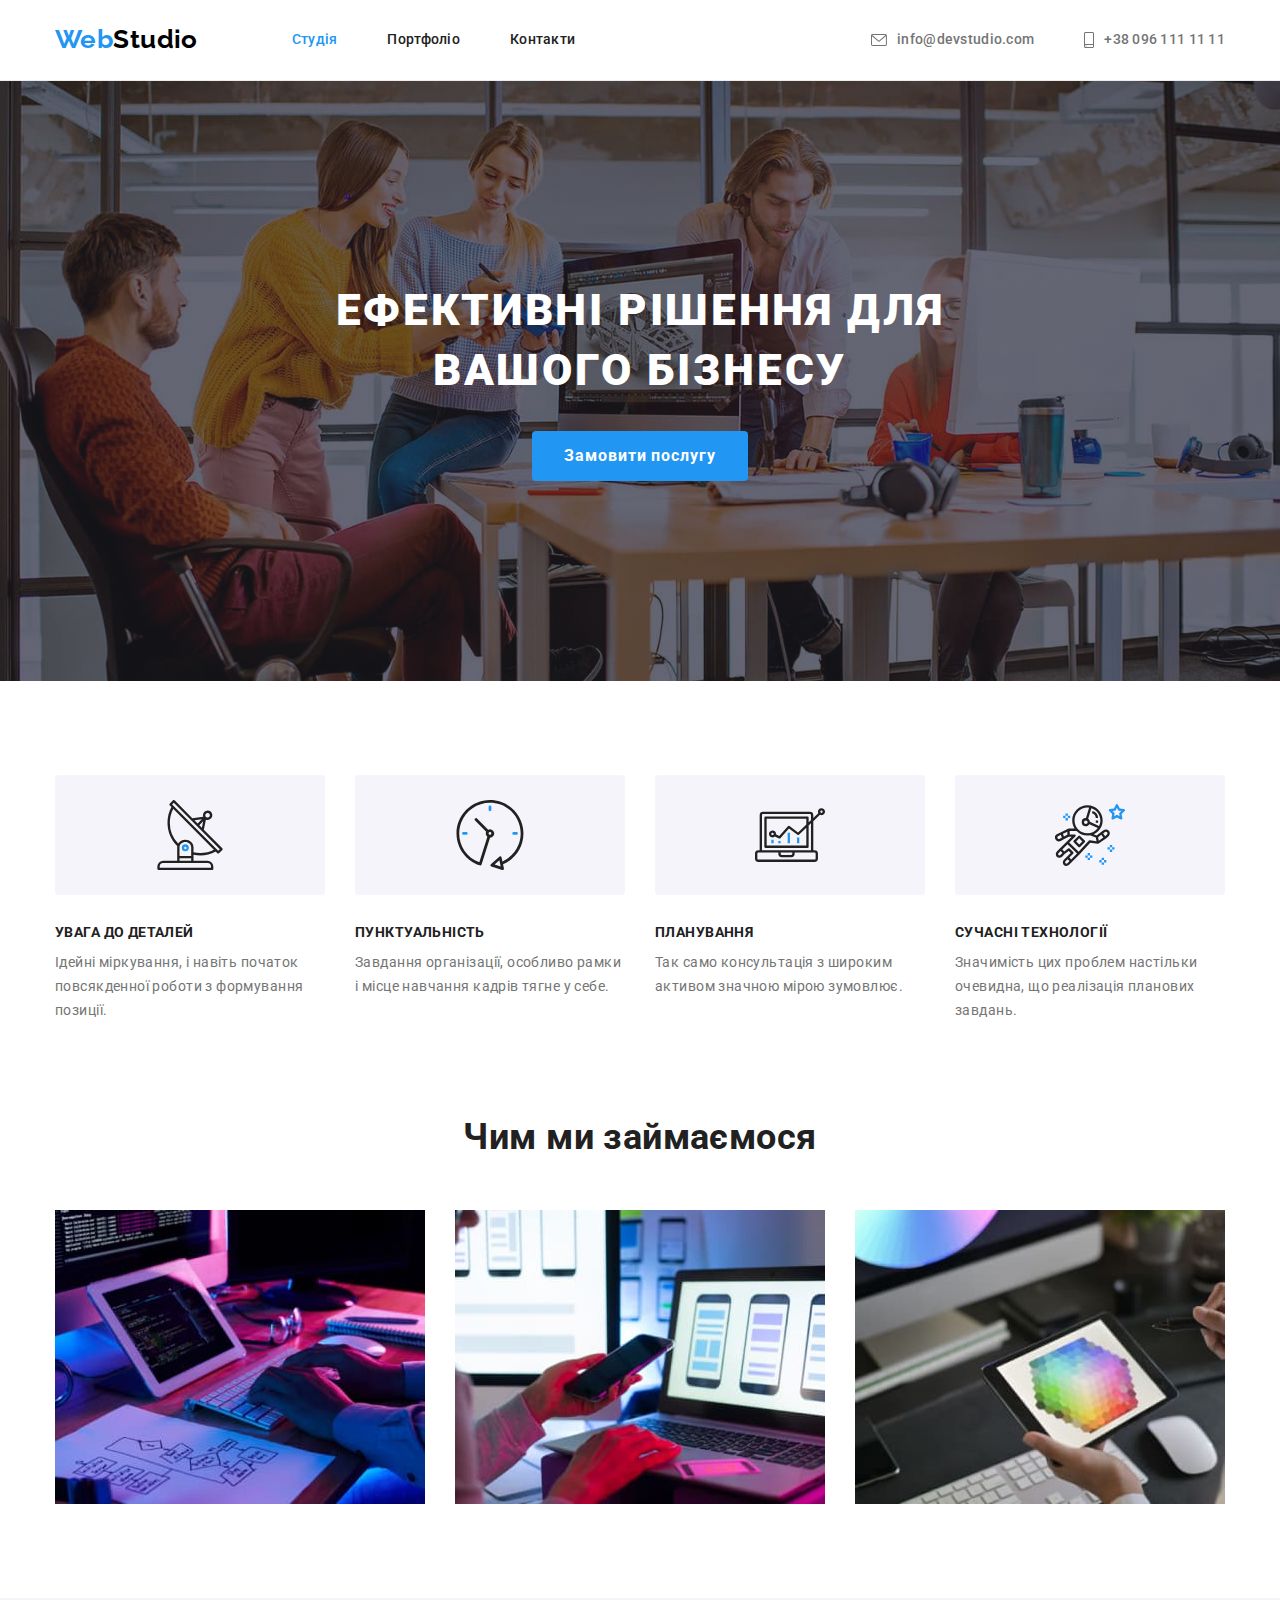
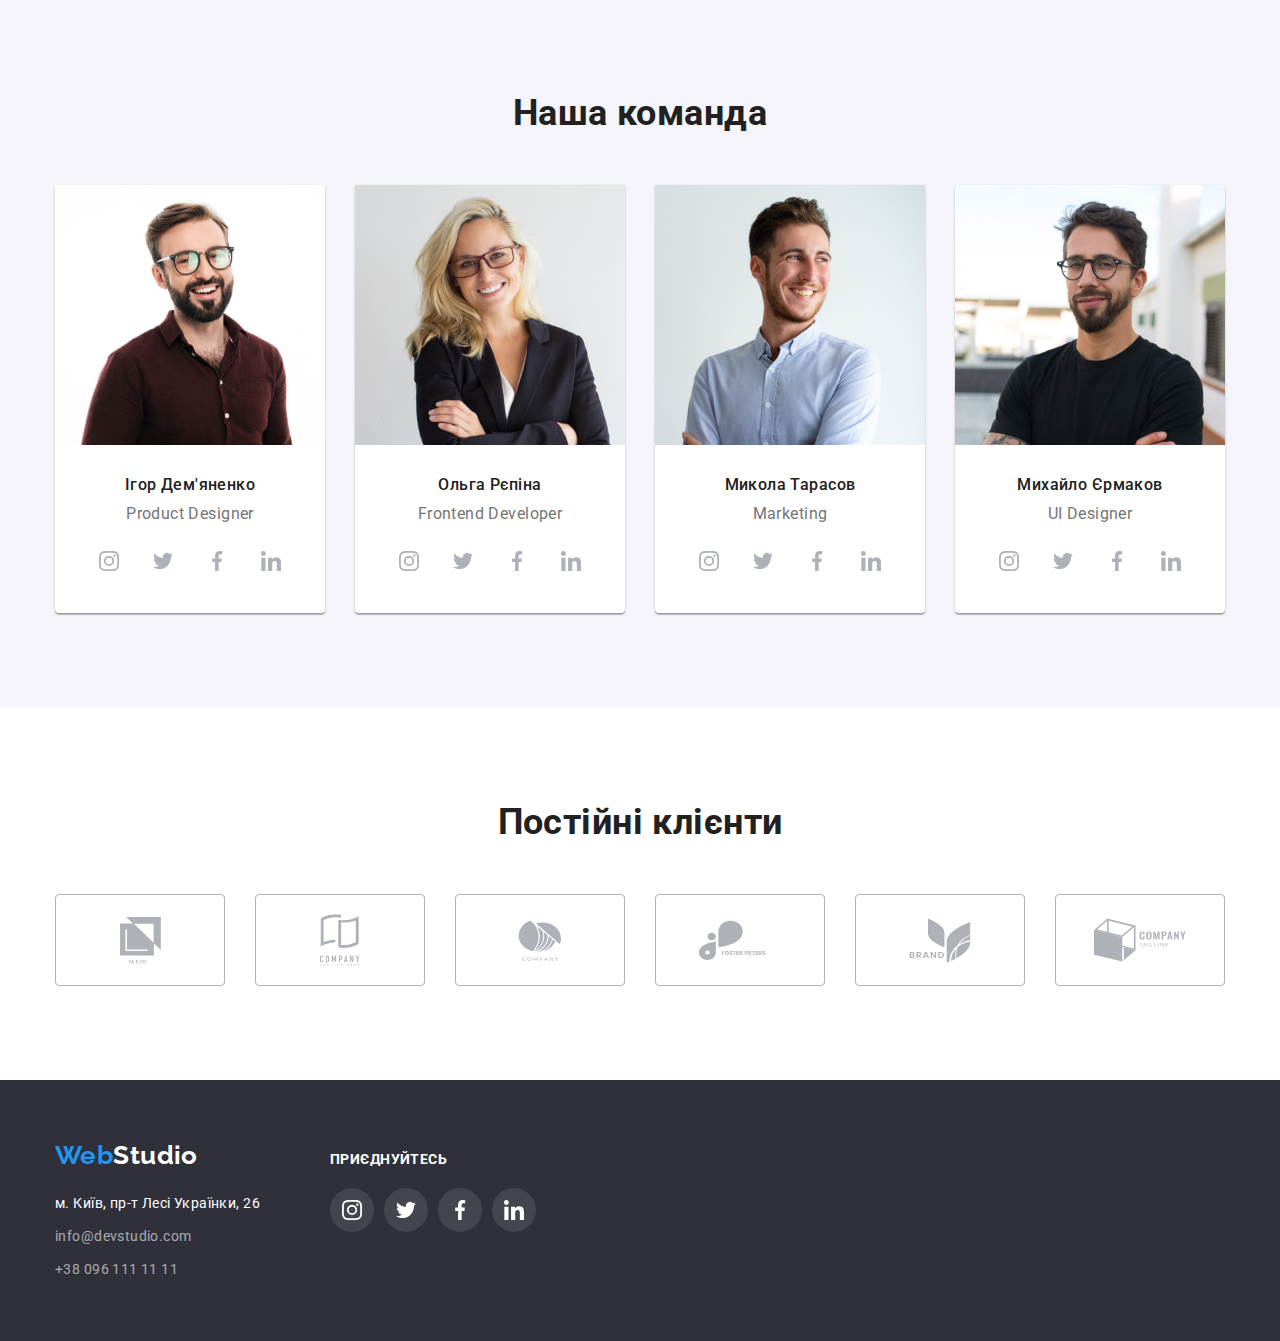
<file: index.html>
<!DOCTYPE html>
<html lang="uk">
<head>
    <meta charset="UTF-8">
    <meta http-equiv="X-UA-Compatible" content="IE=edge">
    <meta name="viewport" content="width=device-width, initial-scale=1.0">
    <title>Студія</title>

    <link rel="preconnect" href="https://fonts.googleapis.com">
    <link rel="preconnect" href="https://fonts.gstatic.com" crossorigin>
    <link href="https://fonts.googleapis.com/css2?family=Raleway:wght@700&family=Roboto:wght@400;500;700;900&display=swap"
        rel="stylesheet">
    <link rel="stylesheet" href="https://cdnjs.cloudflare.com/ajax/libs/modern-normalize/1.1.0/modern-normalize.min.css">
    <link rel="stylesheet" href="./css/styles.css">
</head>
<body>
        <header class="main-border">
            <div class="container main-nav">
                <nav class="navigation">
                    <a href="./index.html" class="logo">Web<span class="logo-header">Studio</span></a>
                    <ul class="list nav-link">
                        <li class="nav-link-item"><a href="./index.html" class="header-link current">Студія</a></li>
                        <li class="nav-link-item"><a href="./portfolio.html" class="header-link">Портфоліо</a></li>
                        <li class="nav-link-item"><a href="#contacts" class="header-link">Контакти</a></li>
                    </ul>
                </nav>
                <ul class="list header-contact">
                    <li class="header-contact-item">
                        <a href="mailto:info@devstudio.com" class="header-email">
                            <svg class="header-icon" width="16" height="12">
                                <use href="./images/icons.svg#icon-envelope"></use>
                            </svg>
                            info@devstudio.com
                        </a>
                    </li>
                    <li class="header-contact-item">
                        <a href="tel:+380961111111" class="header-phone">
                            <svg class="header-icon" width="10" height="16">
                                <use href="./images/icons.svg#icon-smartphone"></use>
                            </svg>
                            +38 096 111 11 11
                        </a>
                    </li>
                </ul>
            </div>
        </header>

    <main>
        <section class="hero">
            <div class="container">
                <h1 class="hero-title">Ефективні рішення для<br> вашого бізнесу</h1>
                <button type="button" class="hero-button">Замовити послугу</button>
            </div>
        </section>
    
        <section class="section">
            <div class="container">
                <h2 class="hide">Наші перваги</h2>
                <ul class="list features-list">
                    <li class="features-card">
                        <div class="features-wrapper">
                            <svg class="features-icon" width="70" height="70">
                                <use href="./images/icons.svg#icon-antenna"></use>
                            </svg>
                        </div>
                        <h3 class="features-title">Увага до деталей</h3>
                        <p class="features-text">Ідейні міркування, і навіть початок повсякденної роботи з формування позиції.
                        </p>
                    </li>
                    <li class="features-card">
                        <div class="features-wrapper">
                            <svg class="features-icon" width="70" height="70">
                                <use href="./images/icons.svg#icon-clock"></use>
                            </svg>
                        </div>
                        <h3 class="features-title">Пунктуальність</h3>
                        <p class="features-text">Завдання організації, особливо рамки і місце навчання кадрів тягне у себе.</p>
                    </li>
                    <li class="features-card">
                        <div class="features-wrapper">
                            <svg class="features-icon" width="70" height="70">
                                <use href="./images/icons.svg#icon-diagram"></use>
                            </svg>
                        </div>
                        <h3 class="features-title">Планування</h3>
                        <p class="features-text">Так само консультація з широким активом значною мірою зумовлює.</p>
                    </li>
                    <li class="features-card">
                        <div class="features-wrapper">
                            <svg class="features-icon" width="70" height="70">
                                <use href="./images/icons.svg#icon-astronaut"></use>
                            </svg>
                        </div>
                        <h3 class="features-title">Сучасні технології</h3>
                        <p class="features-text">Значимість цих проблем настільки очевидна, що реалізація планових завдань.</p>
                    </li>
                </ul>
            </div>
        </section>
    
        <section class="section no-padding">
            <div class="container">
                <h2 class="work-title">Чим ми займаємося</h2>
                <ul class="list work-list">
                    <li class="work-card">
                        <img src="./images/development.jpg" alt="Написання коду" width="370" height="294">
                    </li>
                    <li class="work-card">
                        <img src="./images/layout.jpg" alt="Підбірка дизайну додатку для телефона" width="370" height="294">
                    </li>
                    <li class="work-card">
                        <img src="./images/palette.jpg" alt="Відкрита палітра кольорів на планшеті" width="370" height="294">
                    </li>
                </ul>
            </div>
        </section>
    
        <section class="section team">
            <div class="container">
                <h2 class="team-title">Наша команда</h2>
                
                <ul class="list team-list">
                    <li class="team-card">
                        <img class="team-photo" src="./images/ihor-demyanenko.jpg" alt="Фото Ігора Дем'яненко" width="270" height="260">
                        <h3 class="team-name">Ігор Дем'яненко</h3>
                        <p class="team-position">Product Designer</p>
                        <ul class="social-list list">
                            <li class="social-item">
                                <a href="https://www.instagram.com" class="social-link link" rel="noreferrer noopener" target="_blank"
                                    title="Instagram">
                                    <svg class="social-icon" width="20" height="20">
                                        <use href="./images/icons.svg#icon-instagram"></use>
                                    </svg>
                                </a>
                            </li>
                            <li class="social-item">
                                <a href="https://twitter.com" class="social-link link" rel="noreferrer noopener" target="_blank"
                                    title="Twitter">
                                    <svg class="social-icon" width="20" height="20">
                                        <use href="./images/icons.svg#icon-twitter"></use>
                                    </svg>
                                </a>
                            </li>
                            <li class="social-item">
                                <a href="https://www.facebook.com" class="social-link link" rel="noreferrer noopener" target="_blank"
                                    title="Facebook">
                                    <svg class="social-icon" width="20" height="20">
                                        <use href="./images/icons.svg#icon-facebook"></use>
                                    </svg>
                                </a>
                            </li>
                            <li class="social-item">
                                <a href="https://www.linkedin.com" class="social-link link" rel="noreferrer noopener" target="_blank"
                                    title="Linkedin">
                                    <svg class="social-icon" width="20" height="20">
                                        <use href="./images/icons.svg#icon-linkedin"></use>
                                    </svg>
                                </a>
                            </li>
                        </ul>
                    </li>
                    
                    <li class="team-card">
                        <img class="team-photo" src="./images/olga-repina.jpg" alt="Фото Ольги Рєпіної" width="270" height="260">
                        <h3 class="team-name">Ольга Рєпіна</h3>
                        <p class="team-position">Frontend Developer</p>
                        <ul class="social-list list">
                            <li class="social-item">
                                <a href="https://www.instagram.com" class="social-link link" rel="noreferrer noopener" target="_blank"
                                    title="Instagram">
                                    <svg class="social-icon" width="20" height="20">
                                        <use href="./images/icons.svg#icon-instagram"></use>
                                    </svg>
                                </a>
                            </li>
                            <li class="social-item">
                                <a href="https://twitter.com" class="social-link link" rel="noreferrer noopener" target="_blank"
                                    title="Twitter">
                                    <svg class="social-icon" width="20" height="20">
                                        <use href="./images/icons.svg#icon-twitter"></use>
                                    </svg>
                                </a>
                            </li>
                            <li class="social-item">
                                <a href="https://www.facebook.com" class="social-link link" rel="noreferrer noopener" target="_blank"
                                    title="Facebook">
                                    <svg class="social-icon" width="20" height="20">
                                        <use href="./images/icons.svg#icon-facebook"></use>
                                    </svg>
                                </a>
                            </li>
                            <li class="social-item">
                                <a href="https://www.linkedin.com" class="social-link link" rel="noreferrer noopener" target="_blank"
                                    title="Linkedin">
                                    <svg class="social-icon" width="20" height="20">
                                        <use href="./images/icons.svg#icon-linkedin"></use>
                                    </svg>
                                </a>
                            </li>
                        </ul>
                    </li>
                    
                    <li class="team-card">
                        <img class="team-photo" src="./images/mykola-tarasov.jpg" alt="Фото Миколи Тарасова" width="270" height="260">
                        <h3 class="team-name">Микола Тарасов</h3>
                        <p class="team-position">Marketing</p>
                        <ul class="social-list list">
                            <li class="social-item">
                                <a href="https://www.instagram.com" class="social-link link" rel="noreferrer noopener" target="_blank" title="Instagram">
                                    <svg class="social-icon" width="20" height="20">
                                        <use href="./images/icons.svg#icon-instagram"></use>
                                    </svg>
                                </a>
                            </li>
                            <li class="social-item">
                                <a href="https://twitter.com" class="social-link link" rel="noreferrer noopener" target="_blank" title="Twitter">
                                    <svg class="social-icon" width="20" height="20">
                                        <use href="./images/icons.svg#icon-twitter"></use>
                                    </svg>
                                </a>
                            </li>
                            <li class="social-item">
                                <a href="https://www.facebook.com" class="social-link link" rel="noreferrer noopener" target="_blank" title="Facebook">
                                    <svg class="social-icon" width="20" height="20">
                                        <use href="./images/icons.svg#icon-facebook"></use>
                                    </svg>
                                </a>
                            </li>
                            <li class="social-item">
                                <a href="https://www.linkedin.com" class="social-link link" rel="noreferrer noopener" target="_blank" title="Linkedin">
                                    <svg class="social-icon" width="20" height="20">
                                        <use href="./images/icons.svg#icon-linkedin"></use>
                                    </svg>
                                </a>
                            </li>
                        </ul>
                    </li>
                    
                    <li class="team-card">
                        <img class="team-photo" src="./images/mykhailo-yermakov.jpg" alt="Фото Михайла Єрмакова" width="270" height="260">
                        <h3 class="team-name">Михайло Єрмаков</h3>
                        <p class="team-position">UI Designer</p>
                        <ul class="social-list list">
                            <li class="social-item">
                                <a href="https://www.instagram.com" class="social-link link" rel="noreferrer noopener" target="_blank"
                                    title="Instagram">
                                    <svg class="social-icon" width="20" height="20">
                                        <use href="./images/icons.svg#icon-instagram"></use>
                                    </svg>
                                </a>
                            </li>
                            <li class="social-item">
                                <a href="https://twitter.com" class="social-link link" rel="noreferrer noopener" target="_blank"
                                    title="Twitter">
                                    <svg class="social-icon" width="20" height="20">
                                        <use href="./images/icons.svg#icon-twitter"></use>
                                    </svg>
                                </a>
                            </li>
                            <li class="social-item">
                                <a href="https://www.facebook.com" class="social-link link" rel="noreferrer noopener" target="_blank"
                                    title="Facebook">
                                    <svg class="social-icon" width="20" height="20">
                                        <use href="./images/icons.svg#icon-facebook"></use>
                                    </svg>
                                </a>
                            </li>
                            <li class="social-item">
                                <a href="https://www.linkedin.com" class="social-link link" rel="noreferrer noopener" target="_blank"
                                    title="Linkedin">
                                    <svg class="social-icon" width="20" height="20">
                                        <use href="./images/icons.svg#icon-linkedin"></use>
                                    </svg>
                                </a>
                            </li>
                        </ul>
                    </li>
                </ul>
            </div>
        </section>

        <section class="section">
            <div class="container">
                <h2 class="clients-title">Постійні клієнти</h2>
                <ul class="client-list list">
                    <li class="client-item">
                        <a href="" class="client-link link">
                            <svg class="client-icon" width="41" height="46.7">
                                <use href="./images/icons.svg#icon-client-1"></use>
                            </svg>
                        </a>
                    </li>
                    <li class="client-item">
                        <a href="" class="client-link link">
                            <svg class="client-icon" width="40" height="52">
                                <use href="./images/icons.svg#icon-client-2"></use>
                            </svg>
                        </a>
                    </li>
                    <li class="client-item">
                        <a href="" class="client-link link">
                            <svg class="client-icon" width="43.46" height="41.18">
                                <use href="./images/icons.svg#icon-client-3"></use>
                            </svg>
                        </a>
                    </li>
                    <li class="client-item">
                        <a href="" class="client-link link">
                            <svg class="client-icon" width="84.44" height="40.62">
                                <use href="./images/icons.svg#icon-client-4"></use>
                            </svg>
                        </a>
                    </li>
                    <li class="client-item">
                        <a href="" class="client-link link">
                            <svg class="client-icon" width="62.54" height="45.43">
                                <use href="./images/icons.svg#icon-client-5"></use>
                            </svg>
                        </a>
                    </li>
                    <li class="client-item">
                        <a href="" class="client-link link">
                            <svg class="client-icon" width="93.79" height="43.93">
                                <use href="./images/icons.svg#icon-client-6"></use>
                            </svg>
                        </a>
                    </li>
                </ul>
            </div>
        </section>
    </main>
    
    <footer class="footer">
        <div class="container wrapper">
            <div class="address-section">
                <a href="./index.html" class="logo">Web<span class="logo-footer">Studio</span></a>
                <address id="contacts">
                    <ul class="list">
                        <li class="footer-contact"><a href="https://goo.gl/maps/kAR4QX175ZXcQiyq7" rel="noreferrer noopener" target="_blank" title="Google Карти"
                                class="footer-address link hover-focus">м. Київ, пр-т Лесі Українки, 26</a></li>
                        <li class="footer-contact"><a href="mailto:info@devstudio.com" class="footer-email link hover-focus">info@devstudio.com</a></li>
                        <li class="footer-contact"><a href="tel:+380961111111" class="footer-phone link hover-focus">+38 096 111 11 11</a></li>
                    </ul>
                </address>
            </div>
            <div class="social-section">
                <p class="footer-title">приєднуйтесь</p>
                <ul class="list footer-list">
                    <li class="footer-item"><a class="footer-link link" href="https://www.instagram.com" rel="noreferrer noopener" target="_blank" title="Instagram">
                        <svg class="footer-icon" width="20" height="20">
                            <use href="./images/icons.svg#icon-instagram"></use>
                        </svg>
                    </a></li>
                    <li class="footer-item"><a class="footer-link link" href="https://twitter.com" rel="noreferrer noopener" target="_blank" title="Twitter">
                        <svg class="footer-icon" width="20" height="20">
                            <use href="./images/icons.svg#icon-twitter"></use>
                        </svg>
                    </a></li>
                    <li class="footer-item"><a class="footer-link link" href="https://www.facebook.com" rel="noreferrer noopener" target="_blank" title="Facebook">
                        <svg class="footer-icon" width="20" height="20">
                            <use href="./images/icons.svg#icon-facebook"></use>
                        </svg>
                    </a></li>
                    <li class="footer-item"><a class="footer-link link" href="https://www.linkedin.com" rel="noreferrer noopener" target="_blank" title="Linkedin">
                        <svg class="footer-icon" width="20" height="20">
                            <use href="./images/icons.svg#icon-linkedin"></use>
                        </svg>
                    </a></li>
                </ul>
            </div>
        </div>
    </footer> 
</body>
</html>
</file>
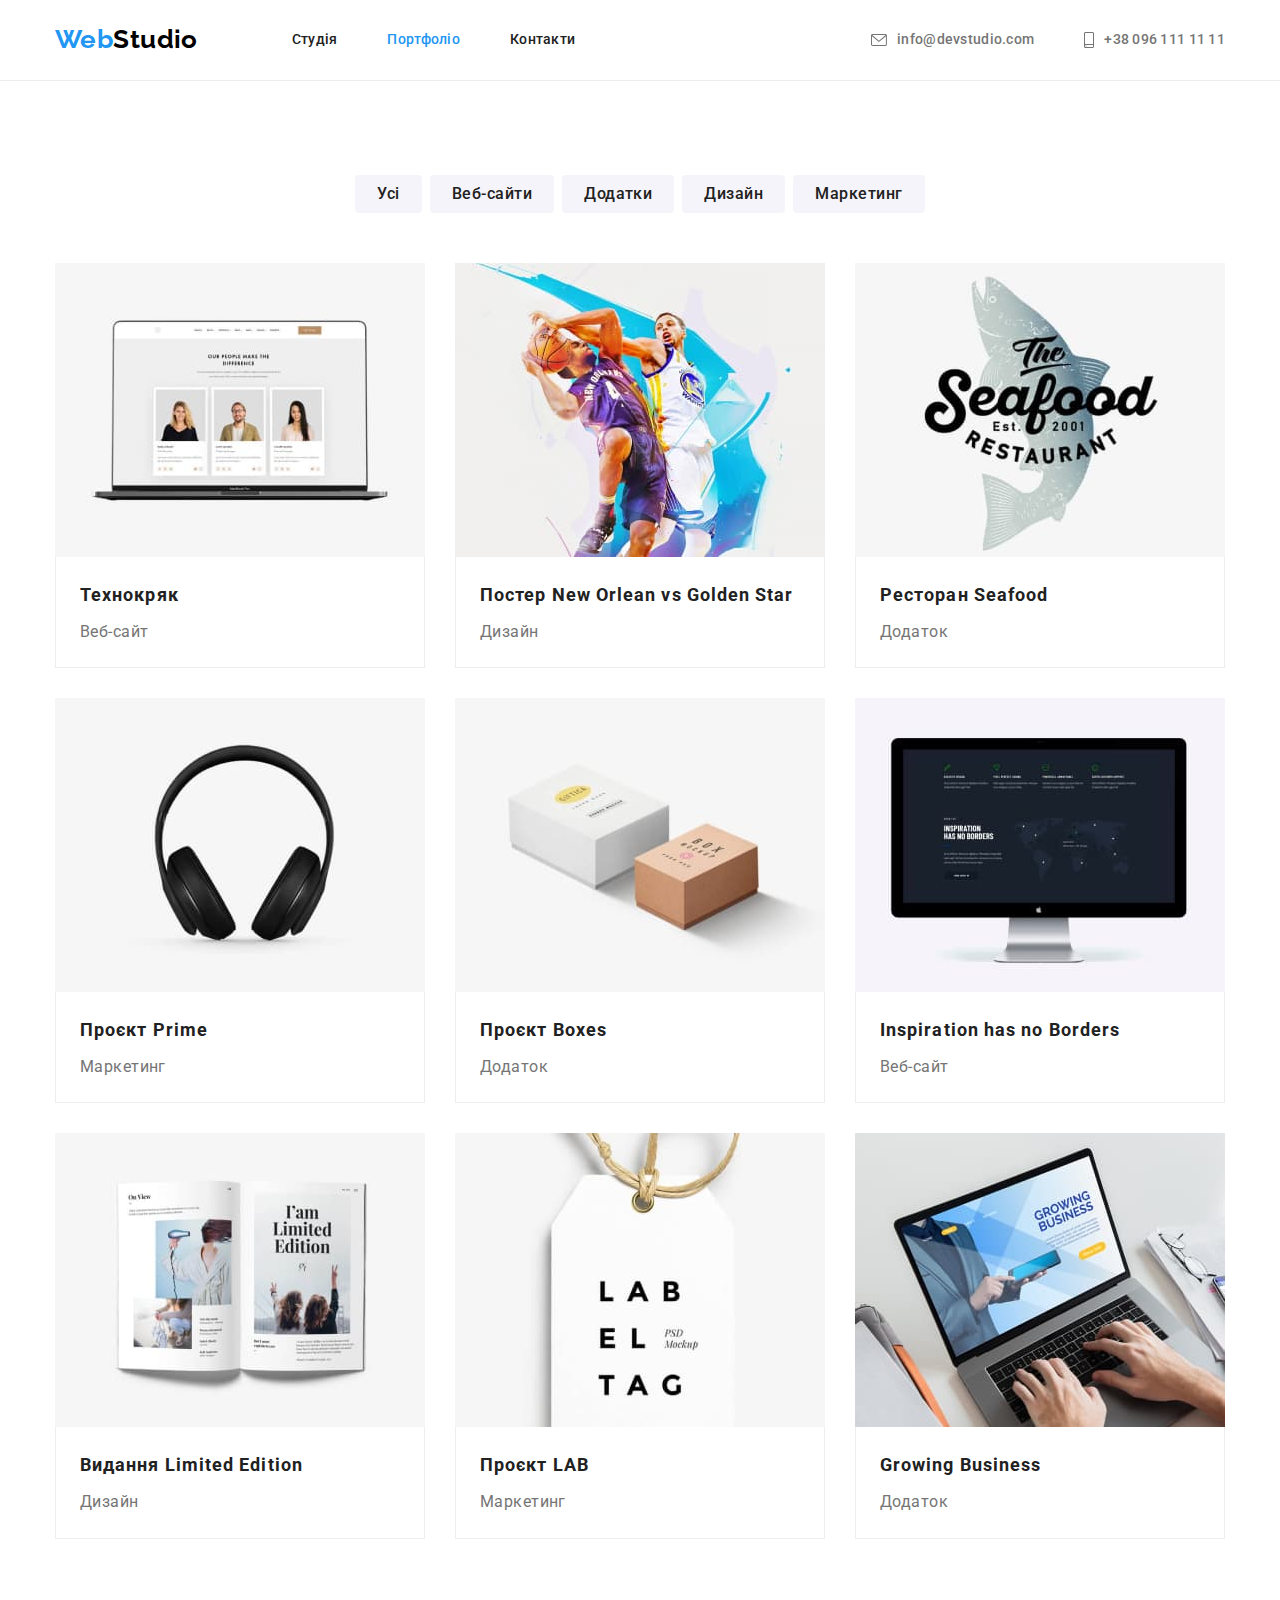
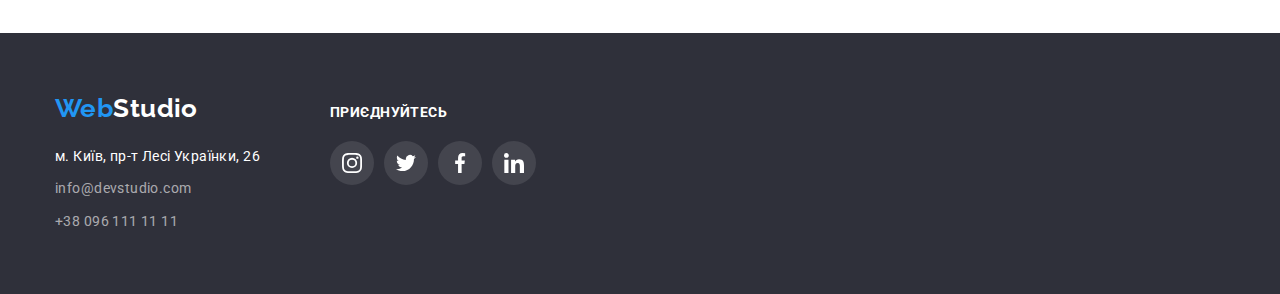
<file: portfolio.html>
<!DOCTYPE html>
<html lang="uk">
<head>
    <meta charset="UTF-8">
    <meta http-equiv="X-UA-Compatible" content="IE=edge">
    <meta name="viewport" content="width=device-width, initial-scale=1.0">
    <title>Портфоліо</title>

    <link rel="preconnect" href="https://fonts.googleapis.com">
    <link rel="preconnect" href="https://fonts.gstatic.com" crossorigin>
    <link href="https://fonts.googleapis.com/css2?family=Raleway:wght@700&family=Roboto:wght@400;500;700;900&display=swap"
        rel="stylesheet">
    <link rel="stylesheet" href="https://cdnjs.cloudflare.com/ajax/libs/modern-normalize/1.1.0/modern-normalize.min.css">
    <link rel="stylesheet" href="./css/styles.css">
</head>
<body>
        <header class="main-border">
            <div class="container main-nav">
                <nav class="navigation">
                    <a href="./index.html" class="logo">Web<span class="logo-header">Studio</span></a>
                    <ul class="list nav-link">
                        <li class="nav-link-item"><a href="./index.html" class="header-link">Студія</a></li>
                        <li class="nav-link-item"><a href="./portfolio.html" class="header-link current">Портфоліо</a></li>
                        <li class="nav-link-item"><a href="#contacts" class="header-link">Контакти</a></li>
                    </ul>
                </nav>
                <ul class="list header-contact">
                    <li class="header-contact-item">
                        <a href="mailto:info@devstudio.com" class="header-email">
                            <svg class="header-icon" width="16" height="12">
                                <use href="./images/icons.svg#icon-envelope"></use>
                            </svg>
                        info@devstudio.com
                        </a>
                    </li>
                    <li class="header-contact-item">
                        <a href="tel:+380961111111" class="header-phone">
                            <svg class="header-icon" width="10" height="16">
                                <use href="./images/icons.svg#icon-smartphone"></use>
                            </svg>
                            +38 096 111 11 11
                        </a>
                    </li>
                </ul>
            </div>
        </header>

    <main>
        <section class="section">
            <div class="container">
                <h1 class="hide">Наші роботи</h1>
                <ul class="list button-list">
                    <li class="button-list-item"><button type="button" class="filter-buttons">Усі</button></li>
                    <li class="button-list-item"><button type="button" class="filter-buttons">Веб-сайти</button></li>
                    <li class="button-list-item"><button type="button" class="filter-buttons">Додатки</button></li>
                    <li class="button-list-item"><button type="button" class="filter-buttons">Дизайн</button></li>
                    <li class="button-list-item"><button type="button" class="filter-buttons">Маркетинг</button></li>
                </ul>
                <ul class="list portfolio-list">
                    <li class="portfolio-card">
                        <img src="./images/website.jpg" alt="Ноутбук" width="370" height="294">
                        <div class="portfolio-content">
                            <h2 class="portfolio-title">Технокряк</h2>
                            <p class="portfolio-text">Веб-сайт</p>
                        </div>
                    </li>
                    <li class="portfolio-card">
                        <img src="./images/basketball.jpg" alt="Баскетбол" width="370" height="294">
                        <div class="portfolio-content">
                            <h2 class="portfolio-title">Постер New Orlean vs Golden Star</h2>
                            <p class="portfolio-text">Дизайн</p>
                        </div>
                    </li>
                    <li class="portfolio-card">
                        <img src="./images/fish.jpg" alt="Риба" width="370" height="294">
                        <div class="portfolio-content">
                            <h2 class="portfolio-title">Ресторан Seafood</h2>
                            <p class="portfolio-text">Додаток</p>
                        </div>
                    </li>
                    <li class="portfolio-card">
                        <img src="./images/headphone.jpg" alt="Навушники" width="370" height="294">
                        <div class="portfolio-content">
                            <h2 class="portfolio-title">Проєкт Prime</h2>
                            <p class="portfolio-text">Маркетинг</p>
                        </div>
                    </li>
                    <li class="portfolio-card">
                        <img src="./images/boxes.jpg" alt="Дві коробки" width="370" height="294">
                        <div class="portfolio-content">
                            <h2 class="portfolio-title">Проєкт Boxes</h2>
                            <p class="portfolio-text">Додаток</p>
                        </div>
                    </li>
                    <li class="portfolio-card">
                        <img src="./images/pc.jpg" alt="Персональний комп'ютер" width="370" height="294">
                        <div class="portfolio-content">
                            <h2 class="portfolio-title">Inspiration has no Borders</h2>
                            <p class="portfolio-text">Веб-сайт</p>
                        </div>
                    </li>
                    <li class="portfolio-card">
                        <img src="./images/magazine.jpg" alt="Журнал" width="370" height="294">
                        <div class="portfolio-content">
                            <h2 class="portfolio-title">Видання Limited Edition</h2>
                            <p class="portfolio-text">Дизайн</p>
                        </div>
                    </li>
                    <li class="portfolio-card">
                        <img src="./images/tag.jpg" alt="Етикетка" width="370" height="294">
                        <div class="portfolio-content">
                            <h2 class="portfolio-title">Проєкт LAB</h2>
                            <p class="portfolio-text">Маркетинг</p>
                        </div>
                    </li>
                    <li class="portfolio-card">
                        <img src="./images/laptop.jpg" alt="Ноутбук" width="370" height="294">
                        <div class="portfolio-content">
                            <h2 class="portfolio-title">Growing Business</h2>
                            <p class="portfolio-text">Додаток</p>
                        </div>
                    </li>
                </ul>
            </div>
        </section>
    </main>
    
    <footer class="footer">
        <div class="container wrapper">
            <div class="address-section">
                <a href="./index.html" class="logo">Web<span class="logo-footer">Studio</span></a>
                <address id="contacts">
                    <ul class="list">
                        <li class="footer-contact"><a href="https://goo.gl/maps/kAR4QX175ZXcQiyq7" rel="noreferrer noopener"
                                target="_blank" title="Google Карти" class="footer-address link hover-focus">м. Київ, пр-т Лесі
                                Українки, 26</a></li>
                        <li class="footer-contact"><a href="mailto:info@devstudio.com"
                                class="footer-email link hover-focus">info@devstudio.com</a></li>
                        <li class="footer-contact"><a href="tel:+380961111111" class="footer-phone link hover-focus">+38 096 111
                                11 11</a></li>
                    </ul>
                </address>
            </div>
            <div class="social-section">
                <p class="footer-title">приєднуйтесь</p>
                <ul class="list footer-list">
                    <li class="footer-item"><a class="footer-link link" href="https://www.instagram.com" rel="noreferrer noopener"
                            target="_blank" title="Instagram">
                            <svg class="footer-icon" width="20" height="20">
                                <use href="./images/icons.svg#icon-instagram"></use>
                            </svg>
                        </a></li>
                    <li class="footer-item"><a class="footer-link link" href="https://twitter.com" rel="noreferrer noopener"
                            target="_blank" title="Twitter">
                            <svg class="footer-icon" width="20" height="20">
                                <use href="./images/icons.svg#icon-twitter"></use>
                            </svg>
                        </a></li>
                    <li class="footer-item"><a class="footer-link link" href="https://www.facebook.com" rel="noreferrer noopener"
                            target="_blank" title="Facebook">
                            <svg class="footer-icon" width="20" height="20">
                                <use href="./images/icons.svg#icon-facebook"></use>
                            </svg>
                        </a></li>
                    <li class="footer-item"><a class="footer-link link" href="https://www.linkedin.com" rel="noreferrer noopener"
                            target="_blank" title="Linkedin">
                            <svg class="footer-icon" width="20" height="20">
                                <use href="./images/icons.svg#icon-linkedin"></use>
                            </svg>
                        </a></li>
                </ul>
            </div>
        </div>
    </footer>
</body>
</html>
</file>
<file: css/styles.css>
:root {
    --accent-color: #2196F3;
    --primary-white-color: #FFFFFF;
    --title-color: #212121;
    --text-color: #757575;
    --bg-color: #2F303A;
    --section-bg-color: #F5F4FA;
    --border-color: #EEEEEE;
    --primary-black-color: #000000;
    --header-border-color: #ECECEC;
    --footer-contact-color: rgba(255, 255, 255, 0.6);
    --footer-bg-link: rgba(255, 255, 255, 0.1);
    --hero--button-shadow: 0px 4px 4px rgba(0, 0, 0, 0.15);
    --team-card-shadow: 0px 1px 3px rgba(0, 0, 0, 0.12),
        0px 1px 1px rgba(0, 0, 0, 0.14),
        0px 2px 1px rgba(0, 0, 0, 0.2);
    --filter-buttons-shadow: 0px 3px 1px rgba(0, 0, 0, 0.1),
        0px 1px 2px rgba(0, 0, 0, 0.08),
        0px 2px 2px rgba(0, 0, 0, 0.12);
    --gradient-color: rgba(47, 48, 58, 0.4);
    --hero-bg-color: #C4C4C4;
    --portfolio-card-shadow: 0px 1px 1px rgba(0, 0, 0, 0.12),
        0px 4px 4px rgba(0, 0, 0, 0.06),
        1px 4px 6px rgba(0, 0, 0, 0.16);
    --icon-color: #AFB1B8;
}

body {
    font-family: 'Roboto', sans-serif;
    font-weight: 400;
    font-size: 14px;
    line-height: 1.7;
    letter-spacing: 0.03em;

    color: var(--text-color);
    background-color: var(--primary-white-color);
}

h1, h2, h3, p, ul {
    margin: 0;
}

img {
    display: block;
}

.container {
    width: 1200px;
    padding-left: 15px;
    padding-right: 15px;
    margin-left: auto;
    margin-right: auto;
}

.section {
    padding-top: 94px;
    padding-bottom: 94px;
}
.section.no-padding {
    padding-top: 0;
}

/* Обнулення стилів для посилань та списків */

.link {
    text-decoration: none;
}

.list {
    list-style: none;
    padding-inline-start: unset;
}

/* Сховані заголовки */

.hide {
    position: absolute;
    width: 1px;
    height: 1px;
    margin: -1px;
    border: 0;
    padding: 0;

    white-space: nowrap;
    clip-path: inset(100%);
    clip: rect(0 0 0 0);
    overflow: hidden;
}

/* Лого стилі */

.logo {
    font-family: 'Raleway', sans-serif;
    font-weight: 700;
    font-size: 26px;
    line-height: 1.2;

    text-decoration: none;

    color: var(--accent-color);
}

.logo-header {
    color: var(--primary-black-color);
}

.logo-footer {
    color: var(--primary-white-color);
}

/* Header & Footer стилі */

.main-border {
    border-bottom: 1px solid var(--header-border-color);
}

.main-nav {
    display: flex;
}

.navigation {
    display: flex;
    align-items: center;
} 

.nav-link {
    display: flex;
    margin-left: 94px;
}

.nav-link-item,
.header-contact-item {
    margin-right: 50px;
}

.nav-link-item:last-child,
.header-contact-item:last-child {
    margin-right: 0;
}

.header-contact {
    display: flex;
    margin-left: auto;
    align-items: center;
}

.header-link {
    display: block;
    align-items: center;
    padding-top: 32px;
    padding-bottom: 32px;

    font-weight: 500;
    font-size: 14px;
    line-height: 1.14;
    letter-spacing: 0.02em;

    color: var(--title-color);

    text-decoration: none;
}

.current,
.header-link:hover,
.header-link:focus {
    color: var(--accent-color);
}

.header-email,
.header-phone {
    display: flex;
    align-items: center;
    justify-content: center;
    padding-top: 32px;
    padding-bottom: 32px;
    font-weight: 500;
    font-size: 14px;
    line-height: 1.14;
    letter-spacing: 0.02em;

    color: var(--text-color);
    fill: var(--text-color);
    text-decoration: none;
}

.header-email:hover,
.header-email:focus,
.header-phone:hover,
.header-phone:focus {
    fill: var(--accent-color);
    color: var(--accent-color);
}

.header-icon {
    margin-right: 10px;
}

.footer {
    padding-top: 60px;
    padding-bottom: 60px;
    background-color: var(--bg-color);
}

.wrapper {
    display: flex;
    align-items: baseline;
}

.address-section {
    margin-right: 70px;
}

#contacts {
    margin-top: 20px;
}

.footer-contact {
    margin-bottom: 9px;
}

.footer-contact:last-child {
    margin-bottom: 0;
}

.footer-address {
    font-style: normal;

    color: var(--primary-white-color);
}

.footer-email,
.footer-phone {
    font-style: normal;

    color: var(--footer-contact-color);
}

.footer-title {
    margin-bottom: 20px;
    font-weight: 700;
    font-size: 14px;
    line-height: 1.14;
    text-transform: uppercase;

    color: var(--primary-white-color);
}

.footer-list {
    display: flex;
    column-gap: 10px;
}

.footer-link {
    display: flex;
    height: 44px;
    width: 44px;
    justify-content: center;
    align-items: center;
    border-radius: 50%;
    fill: var(--primary-white-color);
    background-color: var(--footer-bg-link);
}

.footer-link:hover,
.footer-link:focus {
    background-color: var(--accent-color);
}

.footer-icon {
    fill: inherit;
}

/* Hero стилі */

.hero {
    max-width: 1600px;
    height: 600px;
    margin-left: auto;
    margin-right: auto;
    padding-top: 200px;
    padding-bottom: 200px;
    text-align: center;

    background-color: var(--hero-bg-color);
    background-image: linear-gradient(to right, var(--gradient-color), var(--gradient-color)), url(../images/hero-img.jpg);
    background-repeat: no-repeat;
    background-position: center;
    background-size: cover;
}

.hero-title {
    margin-bottom: 30px;
    font-weight: 900;
    font-size: 44px;
    line-height: 1.36;
    letter-spacing: 0.06em;
    text-transform: uppercase;

    color: var(--primary-white-color);
}

.hero-button {
    font-family: inherit;
    font-weight: 700;
    font-size: 16px;
    line-height: 1.88;
    letter-spacing: 0.06em;

    color: var(--primary-white-color);

    padding: 10px 32px;
    border-width: 0;
    border-radius: 4px;
    cursor: pointer;
    
    background-color: var(--accent-color);
}

.hero-button:hover,
.hero-button:focus {
    box-shadow: var(--hero--button-shadow);
}

/* Студія стилі */

.features,
.work {
    background-color: inherit;
}

.features-wrapper {
    margin-bottom: 30px;
    height: 120px;
    display: flex;
    align-items: center;
    justify-content: center;
    border-radius: 4px;
    background-color: var(--section-bg-color);
}

.features-title {
    margin-bottom: 10px;
    font-weight: 700;
    font-size: inherit;
    line-height: 1.14;
    text-transform: uppercase;

    color: var(--title-color);
}

.features-list {
    display: flex;
    column-gap: 30px;
}

.features-card {
    flex-basis: calc((100% - 90px) / 4);
}

.work-list {
    display: flex;
    column-gap: 30px;
}

.work-card {
    flex-basis: calc((100% - 60px) / 3);
}

.work-title,
.team-title,
.clients-title {
    margin-bottom: 50px;
    font-weight: 700;
    font-size: 36px;
    line-height: 1.2;
    text-align: center;

    color: var(--title-color);
}

.section.team {
    background-color: var(--section-bg-color);
}

.team-list {
    display: flex;
    column-gap: 30px;
}

.team-card {
    flex-basis: calc((100% - 90px) / 4);

    box-shadow: var(--team-card-shadow);
    border-radius: 0px 0px 4px 4px;
    background-color: var(--primary-white-color);
}

.team-photo {
    margin-bottom: 30px;
}

.team-name {
    margin-bottom: 10px;
    font-weight: 500;
    font-size: 16px;
    line-height: 1.2;
    text-align: center;

    color: var(--title-color);
}

.team-position {
    margin-bottom: 16px;
    text-align: center;
    font-weight: 400;
    font-size: 16px;
    line-height: 1.2;

    color: var(--text-color);
}

.social-list {
    margin-bottom: 30px;
    padding-left: 32px;
    padding-right: 32px;
    display: flex;
    column-gap: 10px;
}

.social-link {
    display: flex;
    height: 44px;
    width: 44px;
    border-radius: 50%;
    justify-content: center;
    align-items: center;
    fill: var(--icon-color);
}

.social-link:hover,
.social-link:focus {
    fill: var(--primary-white-color);
    background-color: var(--accent-color);
}

.social-icon {
    fill: inherit;
}

.client-list {
    display: flex;
    column-gap: 30px;
}

.client-link {
    display: flex;
    justify-content: center;
    align-items: center;
    height: 92px;
    width: 170px;
    border: 1px solid var(--icon-color);
    border-radius: 4px;
    fill: var(--icon-color);
}

.client-link:hover,
.client-link:focus {
    fill: var(--accent-color);
    border: 1px solid var(--accent-color);
}

.client-icon {
    fill: inherit;
}

/* Портфоліо стилі */

.button-list {
    display: flex;
    flex-direction: row;
    justify-content: center;
    margin-bottom: 50px;
}

.button-list-item {
    margin-right: 8px;
}

.button-list-item:last-child {
    margin-right: 0;
}

.filter-buttons {
    font-family: inherit;
    font-weight: 500;
    font-size: 16px;
    line-height: 1.6;
    letter-spacing: 0.03em;

    padding: 6px 22px;

    border-width: 0;
    color: var(--title-color);
    background-color: var(--section-bg-color);

    border-radius: 4px;
    cursor: pointer;
}

.filter-buttons:hover,
.filter-buttons:focus {
    color: var(--primary-white-color);
    background-color: var(--accent-color);
    box-shadow: var(--filter-buttons-shadow);
}

.portfolio-list {
    display: flex;
    flex-wrap: wrap;
    gap: 30px;
}

.portfolio-card {
    flex-basis: calc((100% / 3) - 60px);
    background-color: var(--primary-white-color);
}

.portfolio-card:hover {
    box-shadow: var(--portfolio-card-shadow);
}

.portfolio-content {
    padding: 20px 24px;

    border-right: 1px solid var(--border-color);
    border-bottom: 1px solid var(--border-color);
    border-left: 1px solid var(--border-color);
}

.portfolio-title {
    margin-bottom: 4px;
    font-weight: 700;
    font-size: 18px;
    line-height: 2;
    letter-spacing: 0.06em;

    color: var(--title-color);
}

.portfolio-text {
    font-size: 16px;
    line-height: 1.9;

    color: var(--text-color);
}
</file>
